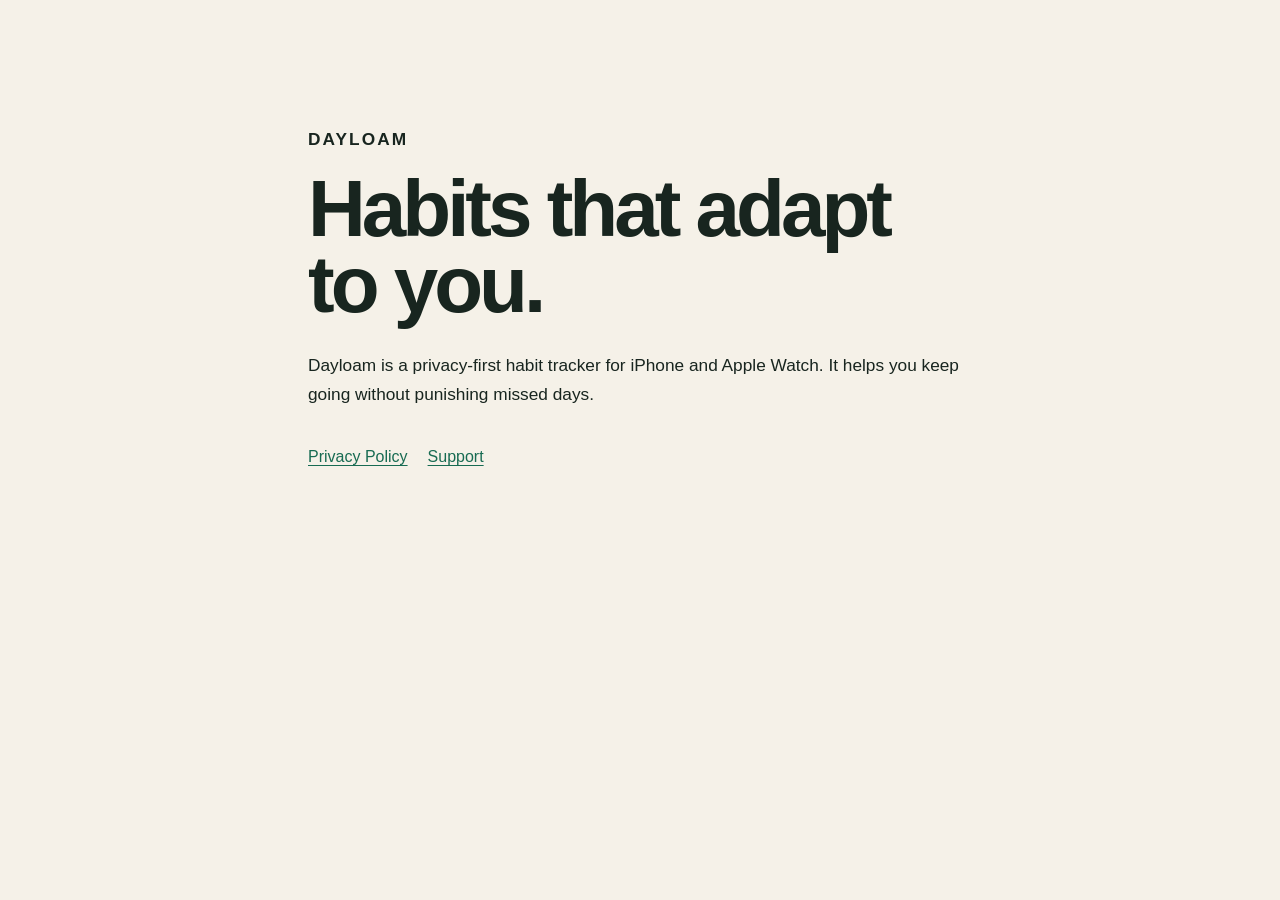
<file: index.html>
<!doctype html>
<html lang="en">
<head>
  <meta charset="utf-8">
  <meta name="viewport" content="width=device-width, initial-scale=1">
  <title>Dayloam</title>
  <meta name="description" content="Dayloam is a privacy-first habit tracker for iPhone and Apple Watch.">
  <link rel="stylesheet" href="style.css">
</head>
<body>
  <main>
    <p class="eyebrow">Dayloam</p>
    <h1>Habits that adapt to you.</h1>
    <p>Dayloam is a privacy-first habit tracker for iPhone and Apple Watch. It helps you keep going without punishing missed days.</p>
    <nav><a href="privacy.html">Privacy Policy</a><a href="support.html">Support</a></nav>
  </main>
</body>
</html>
</file>
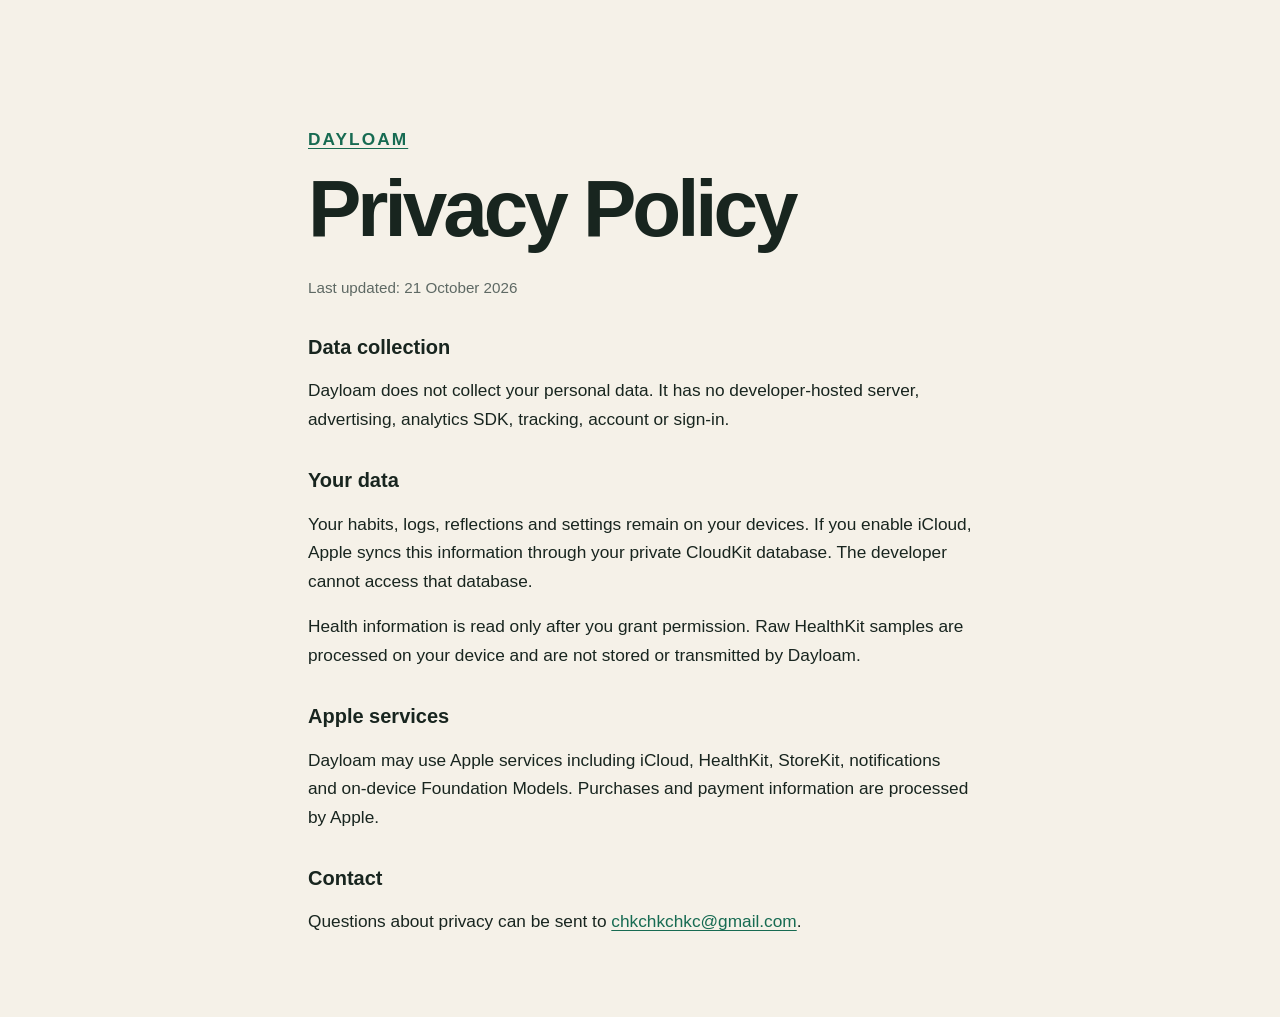
<file: privacy.html>
<!doctype html>
<html lang="en">
<head>
  <meta charset="utf-8">
  <meta name="viewport" content="width=device-width, initial-scale=1">
  <title>Dayloam Privacy Policy</title>
  <meta name="description" content="Dayloam privacy policy.">
  <link rel="stylesheet" href="style.css">
</head>
<body>
  <main>
    <p class="eyebrow"><a href="index.html">Dayloam</a></p>
    <h1>Privacy Policy</h1>
    <p class="updated">Last updated: 21 October 2026</p>
    <h2>Data collection</h2>
    <p>Dayloam does not collect your personal data. It has no developer-hosted server, advertising, analytics SDK, tracking, account or sign-in.</p>
    <h2>Your data</h2>
    <p>Your habits, logs, reflections and settings remain on your devices. If you enable iCloud, Apple syncs this information through your private CloudKit database. The developer cannot access that database.</p>
    <p>Health information is read only after you grant permission. Raw HealthKit samples are processed on your device and are not stored or transmitted by Dayloam.</p>
    <h2>Apple services</h2>
    <p>Dayloam may use Apple services including iCloud, HealthKit, StoreKit, notifications and on-device Foundation Models. Purchases and payment information are processed by Apple.</p>
    <h2>Contact</h2>
    <p>Questions about privacy can be sent to <a href="mailto:chkchkchkc@gmail.com">chkchkchkc@gmail.com</a>.</p>
  </main>
</body>
</html>
</file>
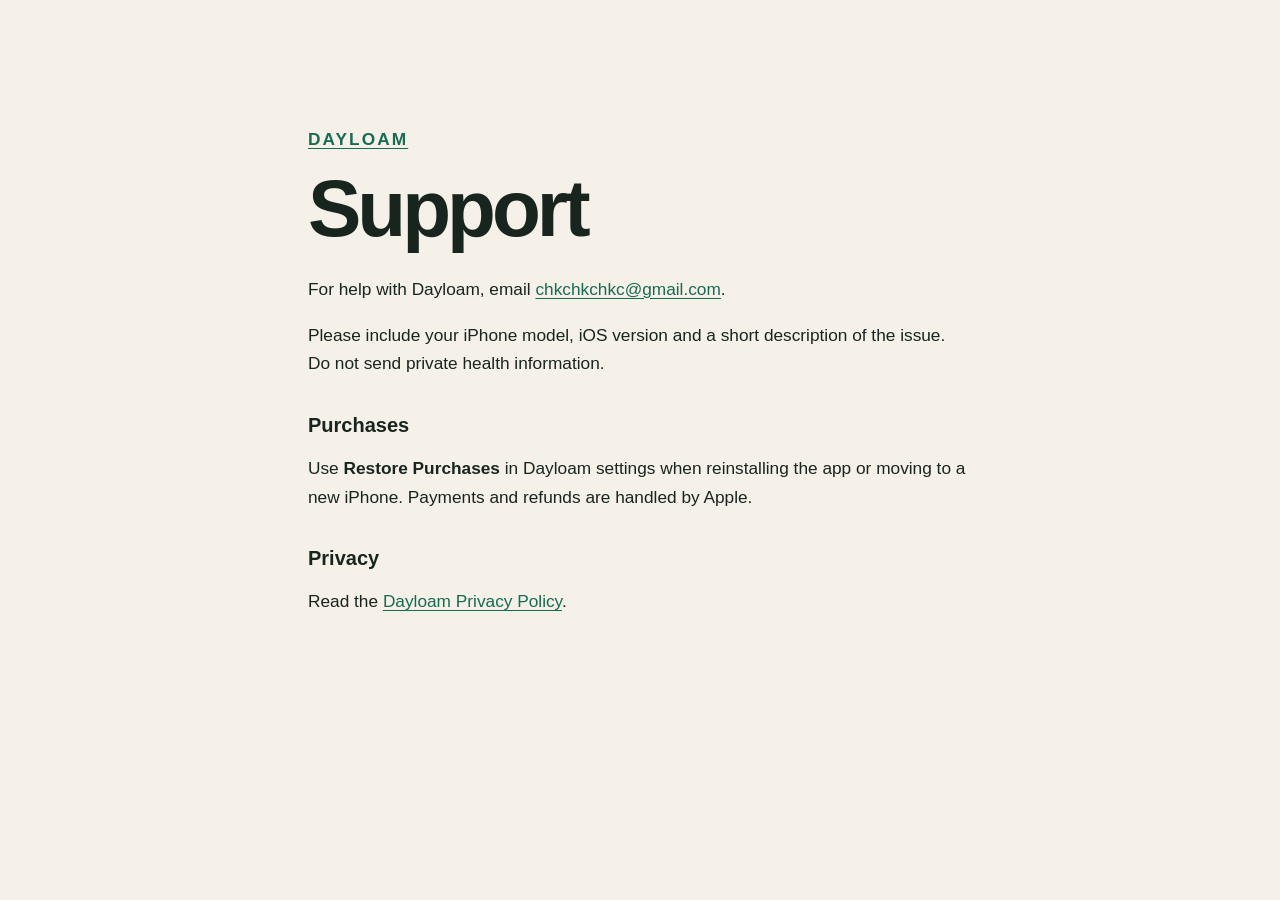
<file: support.html>
<!doctype html>
<html lang="en">
<head>
  <meta charset="utf-8">
  <meta name="viewport" content="width=device-width, initial-scale=1">
  <title>Dayloam Support</title>
  <meta name="description" content="Support for Dayloam on iPhone and Apple Watch.">
  <link rel="stylesheet" href="style.css">
</head>
<body>
  <main>
    <p class="eyebrow"><a href="index.html">Dayloam</a></p>
    <h1>Support</h1>
    <p>For help with Dayloam, email <a href="mailto:chkchkchkc@gmail.com">chkchkchkc@gmail.com</a>.</p>
    <p>Please include your iPhone model, iOS version and a short description of the issue. Do not send private health information.</p>
    <h2>Purchases</h2>
    <p>Use <strong>Restore Purchases</strong> in Dayloam settings when reinstalling the app or moving to a new iPhone. Payments and refunds are handled by Apple.</p>
    <h2>Privacy</h2>
    <p>Read the <a href="privacy.html">Dayloam Privacy Policy</a>.</p>
  </main>
</body>
</html>
</file>
<file: style.css>
:root { color-scheme: light dark; font-family: -apple-system, BlinkMacSystemFont, "Segoe UI", sans-serif; }
body { margin: 0; background: #f5f1e8; color: #18251f; }
main { box-sizing: border-box; max-width: 720px; min-height: 100vh; margin: auto; padding: 12vh 28px 64px; }
h1 { max-width: 620px; margin: 12px 0 28px; font-size: clamp(2.5rem, 8vw, 5rem); line-height: .95; letter-spacing: -.05em; }
h2 { margin-top: 36px; font-size: 1.25rem; }
p { font-size: 1.08rem; line-height: 1.65; }
a { color: #176b52; text-underline-offset: 3px; }
nav { display: flex; flex-wrap: wrap; gap: 20px; margin-top: 40px; }
.eyebrow { font-weight: 700; letter-spacing: .12em; text-transform: uppercase; }
.updated { color: #5e6964; font-size: .95rem; }
@media (prefers-color-scheme: dark) { body { background: #132019; color: #edf2ee; } a { color: #79d5b3; } .updated { color: #aebbb4; } }
</file>
